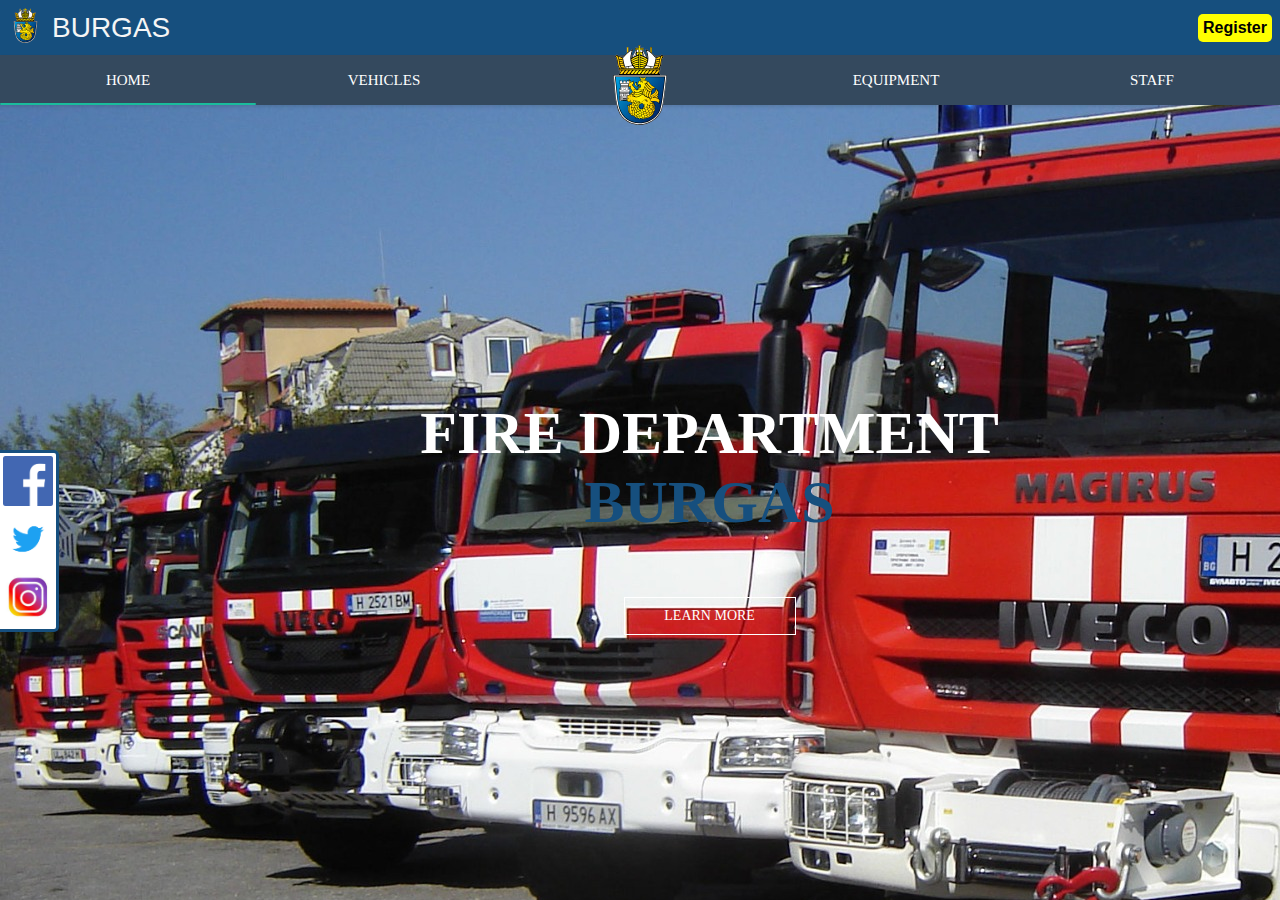
<file: Project Fire department/index.html>
<!DOCTYPE html>
<html lang="en">

<head>
    <meta charset="UTF-8">
    <title>Burgas Fire Department</title>
    <link rel="shortcut icon" type="image/png" href="images/logo.png">
    <link rel="stylesheet" type="text/css" href="CSS/homeStyle.css">
    <link rel="stylesheet" type="text/css" href="CSS/style.css">
</head>

<body>

    <header class="firstDiv">

        <table class="Header-table">

            <tr>
                <td><img src="images/logoBurgas.svg" class="imageLogo"></td>

                <td>
                    <p class="Burgas">Burgas</p>
                </td>

                <td class="left-header-button-allign">

                    <a href="register.html"><button class="left-header-button">Register</button></a>

                </td>

            </tr>

        </table>

    </header>


    <table class="social-media">

        <tr>
            <td>
                <a href="https://www.facebook.com/"><img src="images/facebook.png" class="social-media-button"></a>
            </td>
        </tr>

        <tr>
            <td>
                <a href="https://twitter.com/"><img src="images/twitter.png" class="social-media-button"></a>
            </td>
        </tr>

        <tr>
            <td>
                <a href="https://www.instagram.com/"><img src="images/instagram.jfif" class="social-media-button"></a>
            </td>
        </tr>

    </table>

    <nav>
        <a href="index.html" class="navBar">Home</a>
        <a href="vehicles.html" class="navBar">Vehicles</a>
        <img src="images/logoBurgas.svg" class="imageLogo1">
        <a href="Equipment.html" class="navBar">Equipment</a>
        <a href="Employees.html" class="navBar">Staff</a>
        <div class="animation start-home"></div>
    </nav>

    <div class="welcome-text">
        <h1>
            Fire Department <span> Burgas</span></h1>
        <a href="vehicles.html">Learn more</a>
    </div>
    </header>
</body>

</html>
</file>
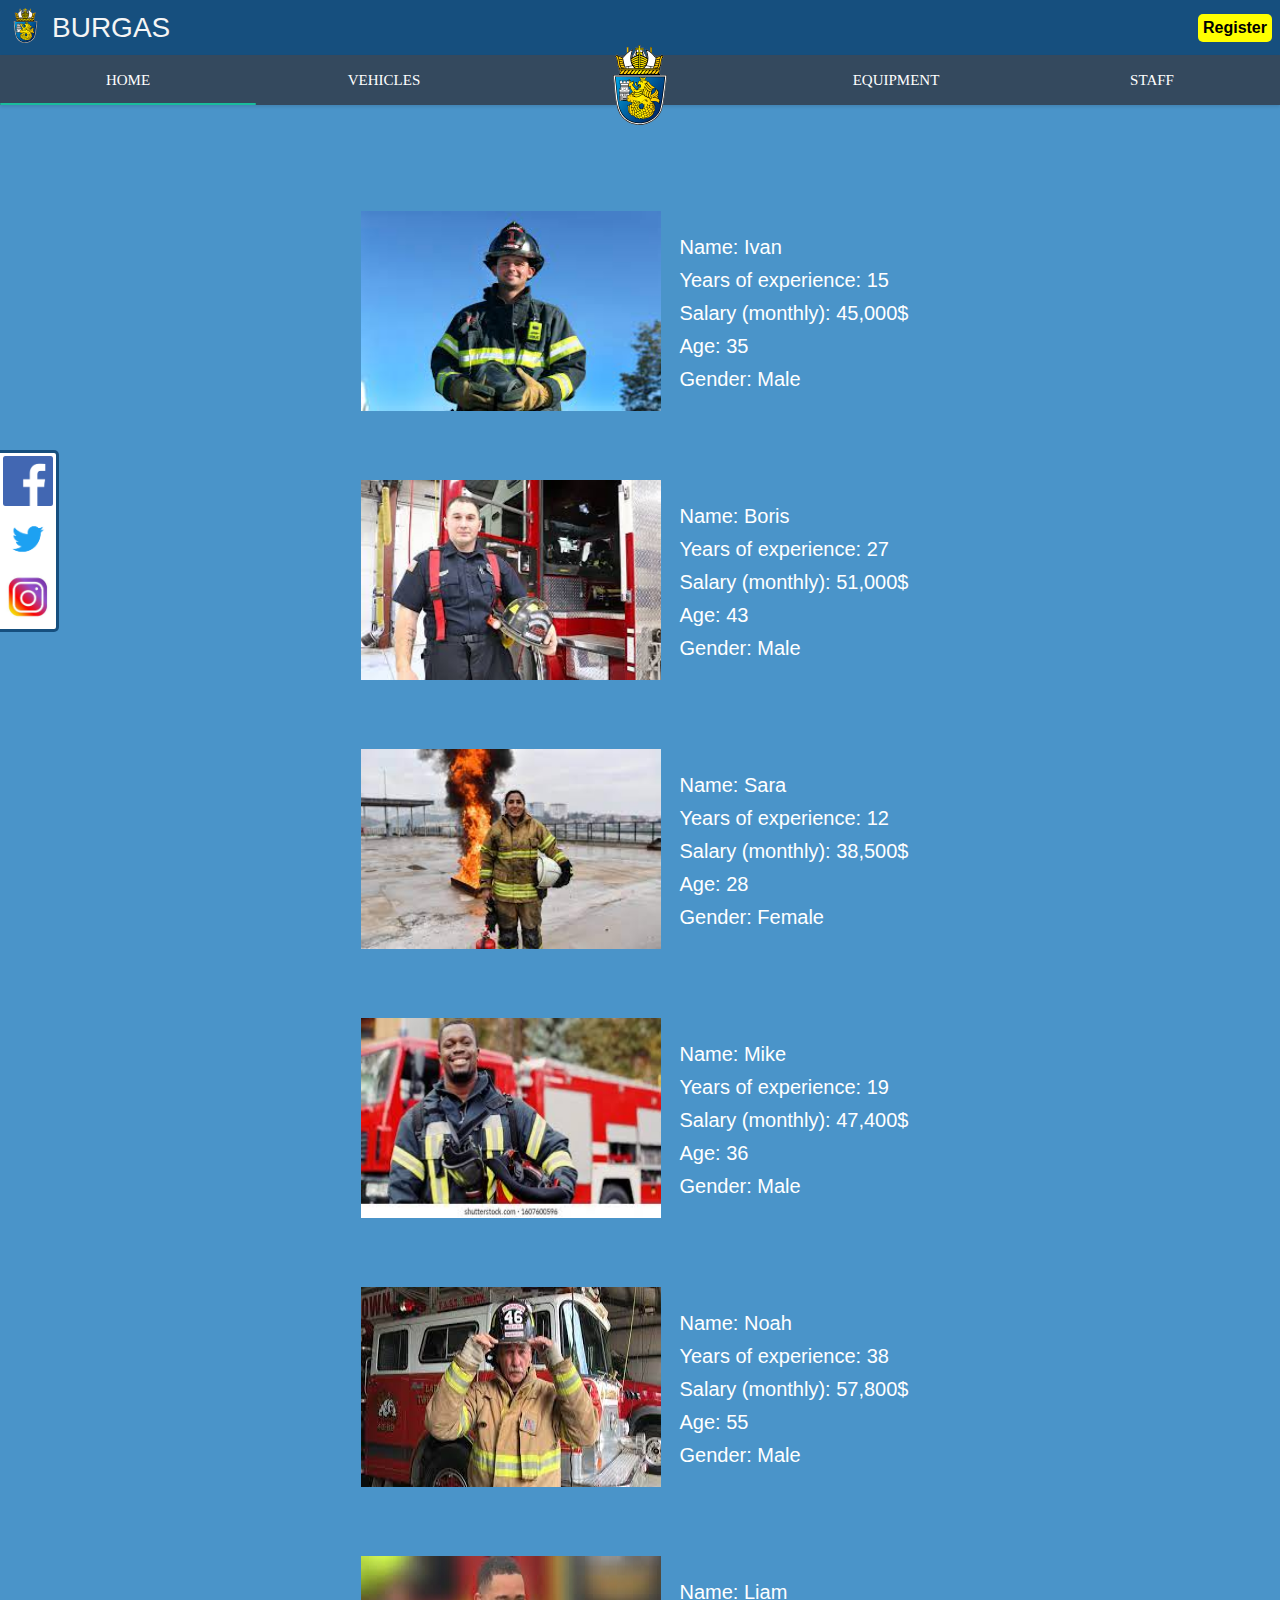
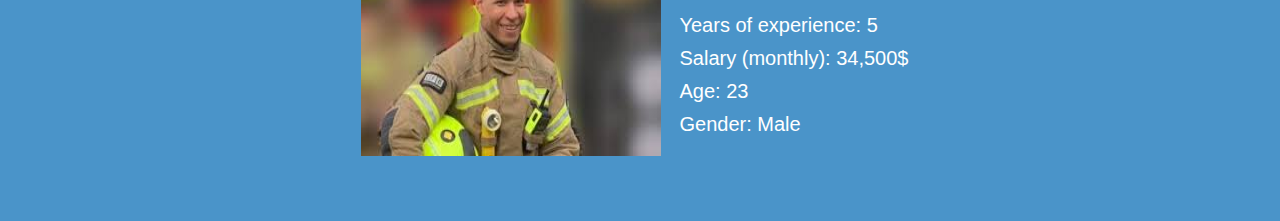
<file: Project Fire department/Employees.html>
<!DOCTYPE html>
<html lang="en">

<head>
    <meta charset="UTF-8">
    <title>Burgas Fire Department</title>
    <link rel="shortcut icon" type="image/png" href="images/logo.png">
    <link rel="stylesheet" type="text/css" href="CSS/style.css">
    <link rel="stylesheet" type="text/css" href="CSS/Employees-style.css">
</head>

<body>

    <header class="firstDiv">

        <table class="Header-table">

            <tr>
                <td><img src="images/logoBurgas.svg" class="imageLogo"></td>

                <td>
                    <p class="Burgas">Burgas</p>
                </td>

                <td class="left-header-button-allign">

                    <a href="register.html"><button class="left-header-button">Register</button></a>

                </td>

            </tr>

        </table>

    </header>


    <table class="social-media">

        <tr>
            <td>
                <a href="https://www.facebook.com/"><img src="images/facebook.png" class="social-media-button"></a>
            </td>
        </tr>

        <tr>
            <td>
                <a href="https://twitter.com/"><img src="images/twitter.png" class="social-media-button"></a>
            </td>
        </tr>

        <tr>
            <td>
                <a href="https://www.instagram.com/"><img src="images/instagram.jfif" class="social-media-button"></a>
            </td>
        </tr>

    </table>


    <nav>
        <a href="index.html" class="navBar">Home</a>
        <a href="vehicles.html" class="navBar">Vehicles</a>
        <img src="images/logoBurgas.svg" class="imageLogo1">
        <a href="Equipment.html" class="navBar">Equipment</a>
        <a href="Employees.html" class="navBar">Staff</a>
        <div class="animation start-home"></div>
    </nav>

    <div class="diV">
        <table class="structure-table">

            <tr>

                <td class="separate">
                    <table class="bottom">
                        <tr>
                            <td>
                                <img src="images/Firefighters/fighter1.jfif" class="firefighter"></img>
                            </td>

                            <td>

                            </td>

                            <td>
                                <p>Name: Ivan</p>
                                <p>Years of experience: 15</p>
                                <p>Salary (monthly): 45,000$</p>
                                <p>Age: 35</p>
                                <p>Gender: Male</p>
                            </td>
                        </tr>
                    </table>
                </td>

            </tr>

            <tr>

                <td class="separate">
                    <table class="bottom">
                        <tr>
                            <td>
                                <img src="images/Firefighters/fighter2.jfif" class="firefighter"></img>
                            </td>

                            <td>

                            </td>

                            <td>
                                <p>Name: Boris</p>
                                <p>Years of experience: 27</p>
                                <p>Salary (monthly): 51,000$</p>
                                <p>Age: 43</p>
                                <p>Gender: Male</p>
                            </td>
                        </tr>
                    </table>
                </td>

            </tr>

            <tr>

                <td class="separate">
                    <table class="bottom">
                        <tr>
                            <td>
                                <img src="images/Firefighters/fighter3.jfif" class="firefighter"></img>
                            </td>

                            <td>

                            </td>

                            <td>
                                <p>Name: Sara</p>
                                <p>Years of experience: 12</p>
                                <p>Salary (monthly): 38,500$</p>
                                <p>Age: 28</p>
                                <p>Gender: Female</p>
                            </td>
                        </tr>
                    </table>
                </td>

            </tr>

            <tr>

                <td class="separate">
                    <table class="bottom">
                        <tr>
                            <td>
                                <img src="images/Firefighters/fighter4.jfif" class="firefighter"></img>
                            </td>

                            <td>

                            </td>

                            <td>
                                <p>Name: Mike</p>
                                <p>Years of experience: 19</p>
                                <p>Salary (monthly): 47,400$</p>
                                <p>Age: 36</p>
                                <p>Gender: Male</p>
                            </td>
                        </tr>
                    </table>
                </td>

            </tr>

            <tr>

                <td class="separate">
                    <table class="bottom">
                        <tr>
                            <td>
                                <img src="images/Firefighters/fighter5.jfif" class="firefighter"></img>
                            </td>

                            <td>

                            </td>

                            <td>
                                <p>Name: Noah</p>
                                <p>Years of experience: 38</p>
                                <p>Salary (monthly): 57,800$</p>
                                <p>Age: 55</p>
                                <p>Gender: Male</p>
                            </td>
                        </tr>
                    </table>
                </td>

            </tr>

            <tr>

                <td class="separate">
                    <table class="bottom">
                        <tr>
                            <td>
                                <img src="images/Firefighters/fighter6.jfif" class="firefighter"></img>
                            </td>

                            <td>

                            </td>

                            <td>
                                <p>Name: Liam</p>
                                <p>Years of experience: 5</p>
                                <p>Salary (monthly): 34,500$</p>
                                <p>Age: 23</p>
                                <p>Gender: Male</p>
                            </td>
                        </tr>
                    </table>
                </td>

            </tr>



        </table>

    </div>

</body>

</html>
</file>
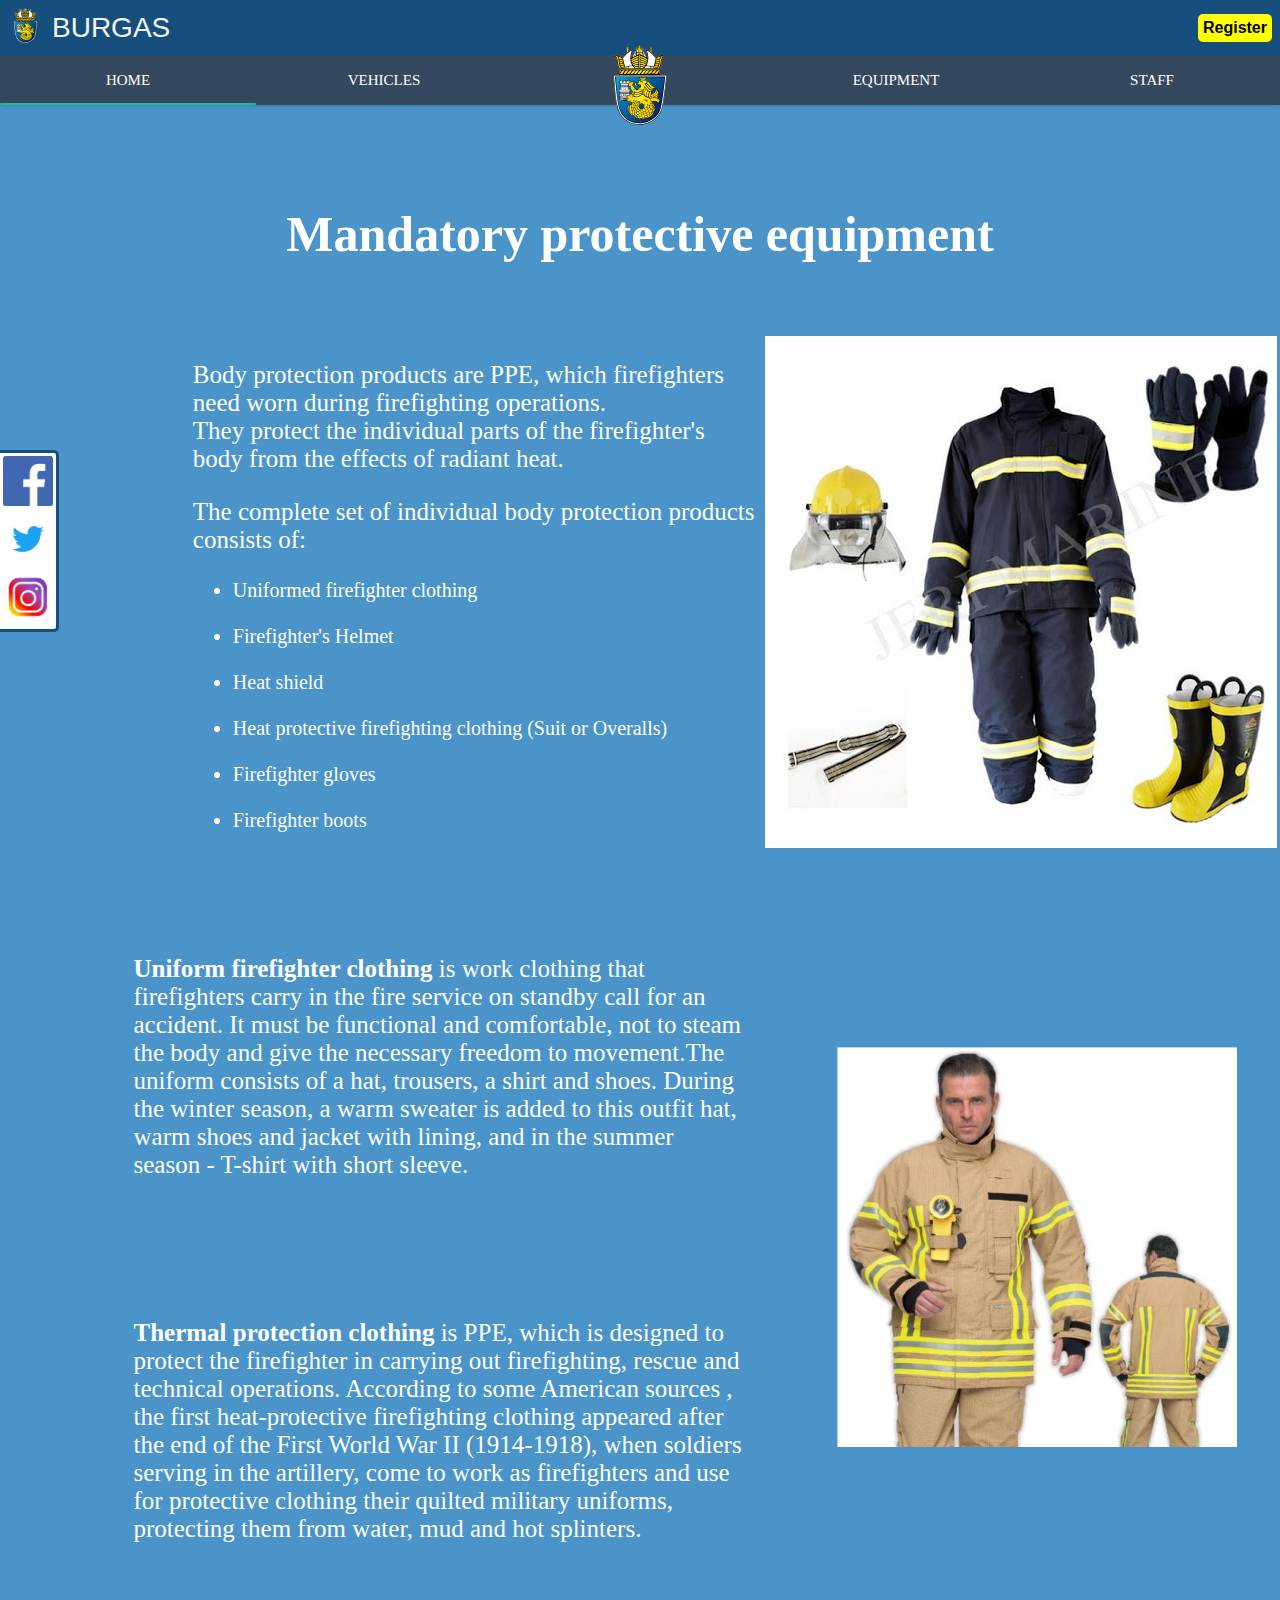
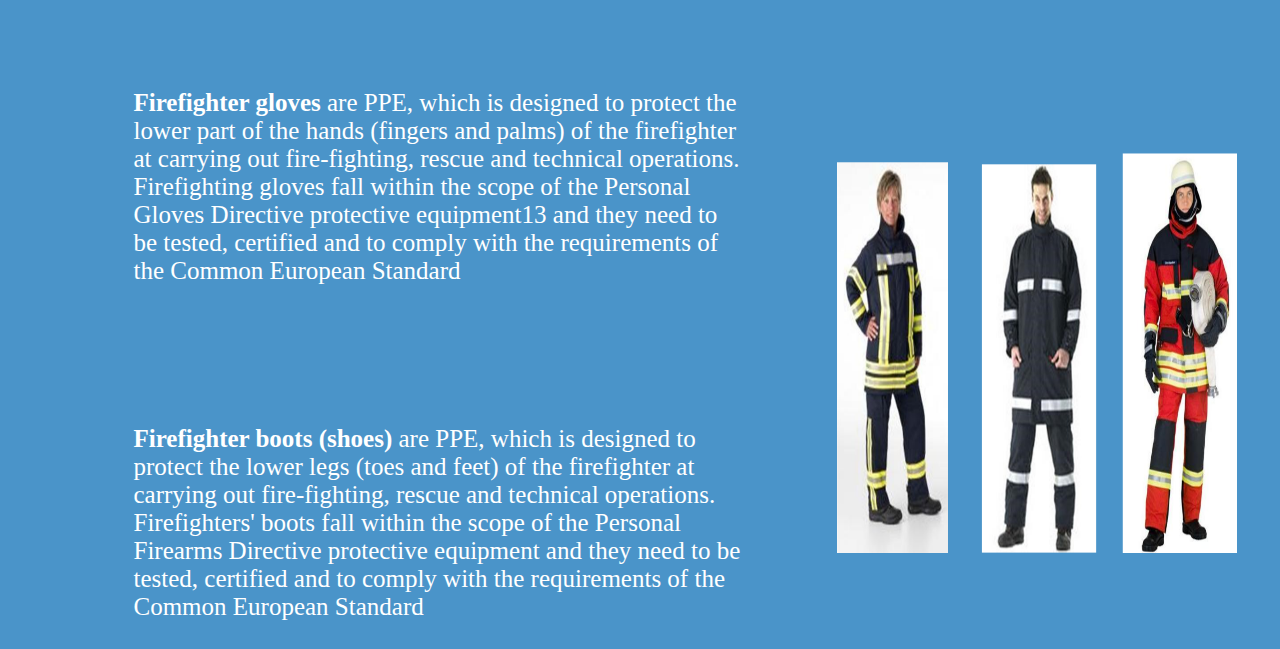
<file: Project Fire department/Equipment.html>
<!DOCTYPE html>
<html lang="en">

<head>
    <meta charset="UTF-8">
    <title>Burgas Fire Department</title>
    <link rel="shortcut icon" type="image/png" href="images/logo.png">
    <link rel="stylesheet" type="text/css" href="CSS/equipment.css">
    <link rel="stylesheet" type="text/css" href="CSS/style.css">
</head>

<body>

    <header class="firstDiv">

        <table class="Header-table">

            <tr>
                <td><img src="images/logoBurgas.svg" class="imageLogo"></td>

                <td>
                    <p class="Burgas">Burgas</p>
                </td>

                <td class="left-header-button-allign">

                    <a href="register.html"><button class="left-header-button">Register</button></a>

                </td>

            </tr>

        </table>

    </header>


    <table class="social-media">

        <tr>
            <td>
                <a href="https://www.facebook.com/"><img src="images/facebook.png" class="social-media-button"></a>
            </td>
        </tr>

        <tr>
            <td>
                <a href="https://twitter.com/"><img src="images/twitter.png" class="social-media-button"></a>
            </td>
        </tr>

        <tr>
            <td>
                <a href="https://www.instagram.com/"><img src="images/instagram.jfif" class="social-media-button"></a>
            </td>
        </tr>

    </table>

    <nav>
        <a href="index.html" class="navBar">Home</a>
        <a href="vehicles.html" class="navBar">Vehicles</a>
        <img src="images/logoBurgas.svg" class="imageLogo1">
        <a href="Equipment.html" class="navBar">Equipment</a>
        <a href="Employees.html" class="navBar">Staff</a>
        <div class="animation start-home"></div>
    </nav>

    <h1 class="headerEquipment">Mandatory protective equipment</h1>
    <br><br>
    <table class="eqTable">
        <td><p class="textInfo">Body protection products are PPE, which firefighters need
            worn during firefighting operations.<br> They protect the individual
            parts of the firefighter's body from the effects of radiant heat.</p>
        <p class="textInfo">The complete set of individual body protection products
            consists of:</p>
        <ul>
            <li>Uniformed firefighter clothing</li>
            <br>
            <li>Firefighter's Helmet</li>
            <br>
            <li>Heat shield</li>
            <br>
            <li>Heat protective firefighting clothing (Suit or Overalls)</li>
            <br>
            <li>Firefighter gloves</li>
            <br>
            <li>Firefighter boots</li>
        </ul></td>
        
    <td>
    <img class="eqImage" src="images/ekip.jpg">
    </td>
    </table>
    <br><br><br><br>
    <table>
        <td>
    <p class="text"><b>Uniform firefighter clothing</b> is work clothing that
        firefighters carry in the fire service on standby
        call for an accident. It must be functional
        and comfortable, not to steam the body and give the necessary freedom to
        movement.The uniform consists of a hat, trousers, a shirt and
        shoes. During the winter season, a warm sweater is added to this outfit
        hat, warm shoes and jacket with lining, and in the summer season - T-shirt with
        short sleeve.</p>
        <br><br><br><br><br>
        <p class="text"><b>Thermal protection clothing</b> is PPE, which is designed to protect
            the firefighter in carrying out firefighting, rescue and
            technical operations. According to some American sources
            , the first heat-protective firefighting clothing appeared after the end of the First
            World War II (1914-1918), when soldiers serving in the artillery,
            come to work as firefighters and use for protective clothing
            their quilted military uniforms, protecting them from water, mud and
            hot splinters.</p>
        </td>
        <td><img class="eqImage2" src="images/ekip2.png"></td>
    </table>
        <br><br><br><br><br>  
        <table>
        <td>
        <p class="text"><b>Firefighter gloves</b> are PPE, which is designed to protect
            the lower part of the hands (fingers and palms) of the firefighter at
            carrying out fire-fighting, rescue and technical operations.
            Firefighting gloves fall within the scope of the Personal Gloves Directive
            protective equipment13 and they need to be tested, certified and
            to comply with the requirements of the Common European Standard</p> 
            <br><br><br><br><br>  
            <p class="text"><b>Firefighter boots (shoes)</b> are PPE, which is designed to
                protect the lower legs (toes and feet) of the firefighter at
                carrying out fire-fighting, rescue and technical operations.
                Firefighters' boots fall within the scope of the Personal Firearms Directive
                protective equipment and they need to be tested, certified and
                to comply with the requirements of the Common European Standard</p>    
            </td>
            <td><img class="eqImage2" src="images/ekip3.png"></td>
            </table>  
           



</body>

</html>
</file>
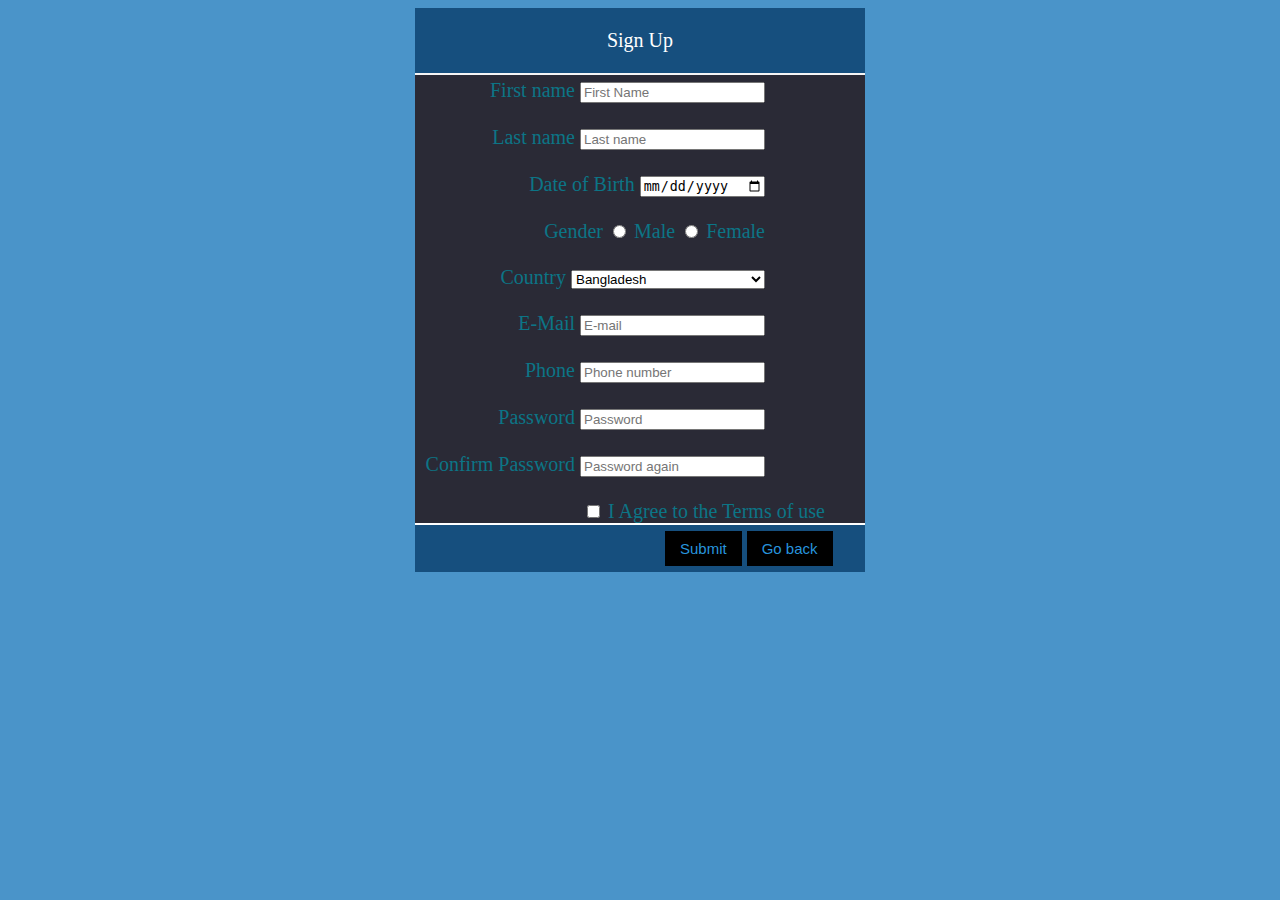
<file: Project Fire department/register.html>
<!DOCTYPE html>
<html>

<head>
    <meta charset="UTF-8">
    <title>Burgas Fire Department</title>
    <link rel="shortcut icon" type="image/png" href="images/logo.png">
    <link rel="stylesheet" type="text/css" href="CSS/RegisterStyle.css">
    <link href="https://fonts.googleapis.com/css2?family=Open+Sans+Condensed:wght@300&display=swap" rel="stylesheet">
</head>

<body>

    <div class="master-div">

        <div class="div-master ">

            <div class="div1">
                <p class="formHeader">Sign Up</p>

            </div>


            <div class="div2">
                <form class="center">

                    <label for="fname">First name</label>
                    <input type="text" id="fname" name="fname" placeholder="First Name"><br><br>

                    <label for="lname">Last name</label>
                    <input type="text" id="lname" name="lname" placeholder="Last name"><br><br>

                    <label for="date">Date of Birth</label>
                    <input type="date" id="date" name="date"><br><br>

                    <label for="radio">Gender</label>
                    <input type="radio" id="male" name="gender" value="male">
                    <label for="male">Male</label>

                    <input type="radio" id="female" name="gender" value="female">
                    <label for="female">Female</label><br><br>

                    <label for="country">Country</label>
                    <select id="country" name="country">
                        <option value="Bangladesh">Bangladesh</option>
                        <option value="Barbados">Barbados</option>
                        <option value="Belarus">Belarus</option>
                        <option value="Belgium">Belgium</option>
                        <option value="Belize">Belize</option>
                        <option value="Benin">Benin</option>
                        <option value="Bermuda">Bermuda</option>
                        <option value="Bhutan">Bhutan</option>
                        <option value="Bolivia">Bolivia</option>
                        <option value="Bosnia and Herzegovina">Bosnia and Herzegovina</option>
                        <option value="Botswana">Botswana</option>
                        <option value="Bouvet Island">Bouvet Island</option>
                        <option value="Brazil">Brazil</option>
                        <option value="British Indian Ocean Territory">British Indian Ocean Territory</option>
                        <option value="Brunei Darussalam">Brunei Darussalam</option>
                        <option value="Bulgaria">Bulgaria</option>
                    </select><br><br>

                    <label for="email">E-Mail</label>
                    <input type="email" placeholder="E-mail"><br><br>

                    <label for="phone">Phone</label>
                    <input type="phone" placeholder="Phone number"><br><br>

                    <label for="password">Password</label>
                    <input type="password" placeholder="Password"><br><br>

                    <label for="password">Confirm Password</label>
                    <input type="password" placeholder="Password again"><br><br>
                </form>

                <form class="left">
                    <input type="checkbox">
                    <label for="vehicle1"> I Agree to the Terms of use </label>
                </form>

            </div>

            <div class="div1">

                <a href="register.html"><button onClick="window.location.reload()" ; class="button1">Submit</button></a>
                <a href="index.html"><button class="button2">Go back</button></a>

            </div>

        </div>
    </div>


</body>

</html>
</file>
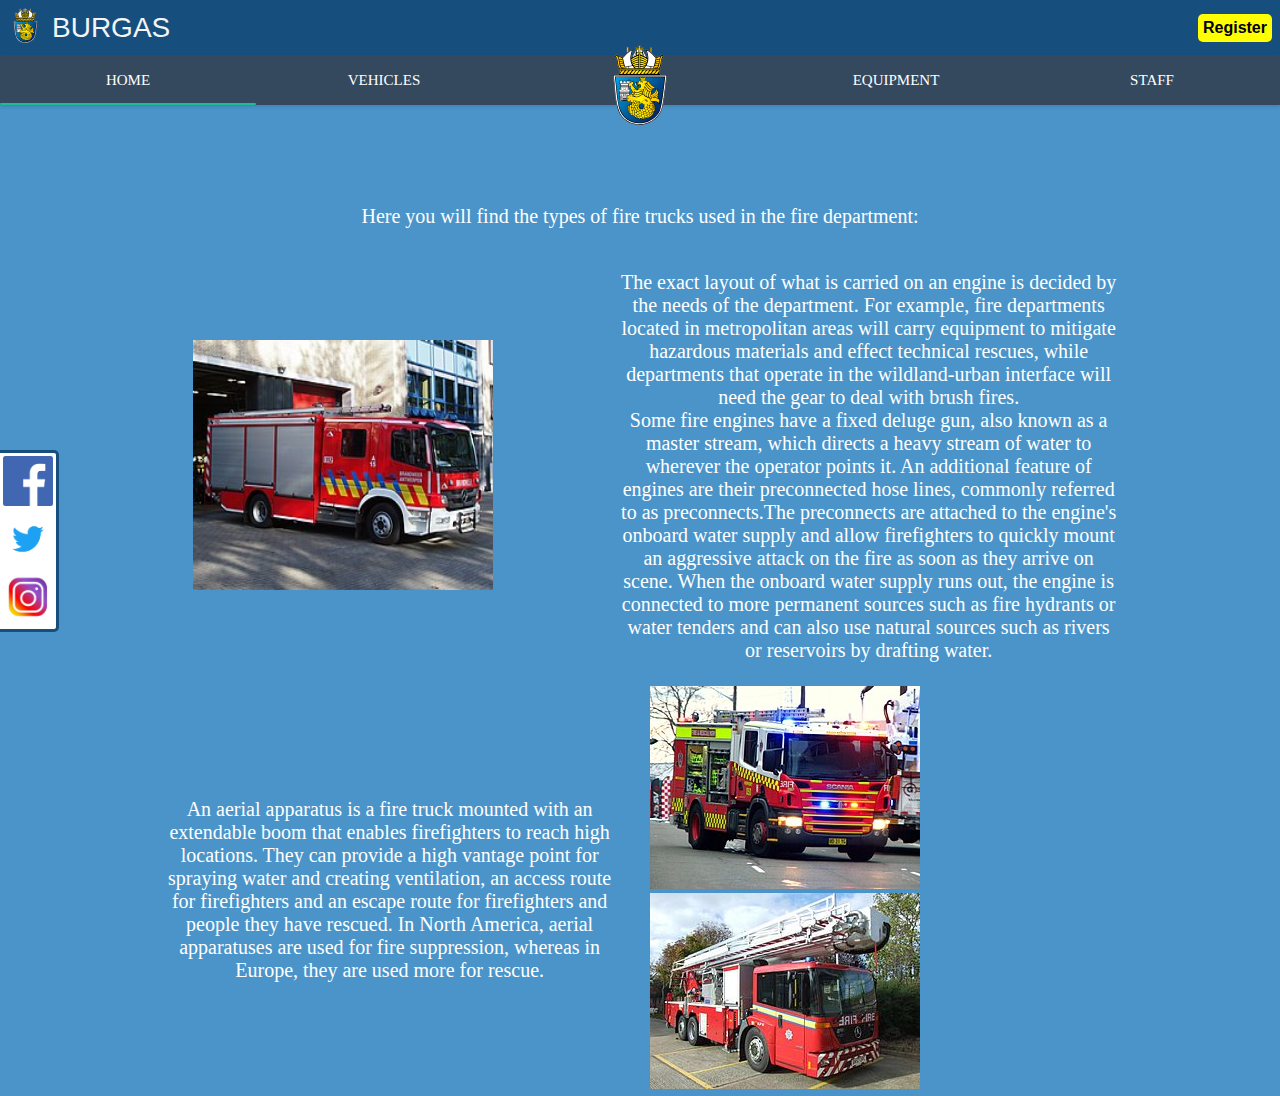
<file: Project Fire department/vehicles.html>
<!DOCTYPE html>
<html lang="en">

<head>
    <meta charset="UTF-8">
    <title>Burgas Fire Department</title>
    <link rel="shortcut icon" type="image/png" href="images/logo.png">
    <link rel="stylesheet" type="text/css" href="CSS/style.css">
    <link rel="stylesheet" type="text/css" href="CSS/vehiclesStyle.css">
</head>

<body>

    <header class="firstDiv">

        <table class="Header-table">

            <tr>
                <td><img src="images/logoBurgas.svg" class="imageLogo"></td>

                <td>
                    <p class="Burgas">Burgas</p>
                </td>

                <td class="left-header-button-allign">

                    <a href="register.html"><button class="left-header-button">Register</button></a>

                </td>

            </tr>

        </table>

    </header>


    <table class="social-media">

        <tr>
            <td>
                <a href="https://www.facebook.com/"><img src="images/facebook.png" class="social-media-button"></a>
            </td>
        </tr>

        <tr>
            <td>
                <a href="https://twitter.com/"><img src="images/twitter.png" class="social-media-button"></a>
            </td>
        </tr>

        <tr>
            <td>
                <a href="https://www.instagram.com/"><img src="images/instagram.jfif" class="social-media-button"></a>
            </td>
        </tr>

    </table>

    <nav>
        <a href="index.html" class="navBar">Home</a>
        <a href="vehicles.html" class="navBar">Vehicles</a>
        <img src="images/logoBurgas.svg" class="imageLogo1">
        <a href="Equipment.html" class="navBar">Equipment</a>
        <a href="Employees.html" class="navBar">Staff</a>
        <div class="animation start-home"></div>
    </nav>
    <p>Here you will find the types of fire trucks used in the fire department:</p>
<div>
    <table id="vehiclesTable">
     <tr>   
    <td>
     <img class="vehiclesImages" id = "conventionalFireEngineImage" src = "images\Conventional fire engine.jpg">
    </td>
    <td >
        <p>The exact layout of what is carried on an engine is decided by the needs of the department. For example, fire departments located in metropolitan areas will carry equipment to mitigate hazardous materials and effect technical rescues, while departments that operate in the wildland-urban interface will need the gear to deal with brush fires.<br>

            Some fire engines have a fixed deluge gun, also known as a master stream, which directs a heavy stream of water to wherever the operator points it. An additional feature of engines are their preconnected hose lines, commonly referred to as preconnects.The preconnects are attached to the engine's onboard water supply and allow firefighters to quickly mount an aggressive attack on the fire as soon as they arrive on scene. When the onboard water supply runs out, the engine is connected to more permanent sources such as fire hydrants or water tenders and can also use natural sources such as rivers or reservoirs by drafting water.</p>
    </td>
    </tr>
    <tr>
    <td>
        <p>An aerial apparatus is a fire truck mounted with an extendable boom that enables firefighters to reach high locations. They can provide a high vantage point for spraying water and creating ventilation, an access route for firefighters and an escape route for firefighters and people they have rescued. In North America, aerial apparatuses are used for fire suppression, whereas in Europe, they are used more for rescue.</p>
    </td>
    <td>
        <img class="vehiclesImages" src="images\A fire engine.jpg">
        <img class="vehiclesImages" src = "images\Aerial apparatus.jpg">
    </td>
    </tr> 
    </table>
</div>
</body>

</html>
</file>
<file: Project Fire department/CSS/homeStyle.css>
body{
    margin: 0;
    background-image: url(../images/background.jpg);
    background-repeat: no-repeat, repeat;
    background-color: #cccccc;
}


.welcome-text {
	position: absolute;
	width: 600px;
	height: 100px;
	margin: 12% 32%;
	text-align: center;
}
.welcome-text h1 {
	text-align: center;
	color: white;
	text-transform: uppercase;
	font-size: 60px;
}
.welcome-text h1 span {
	color: rgb(22,79, 126);
}
.welcome-text a {
	border: 1px solid #fff;
	padding: 10px 25px;
	text-decoration: none;
	text-transform: uppercase;
	font-size: 14px;
	margin-top: 20px;
	display: inline-block;
	color: #fff;
}
.welcome-text a:hover {
	background: #fff;
	color: #333;
}

@media (max-width:600px) {
	.wrapper {
		width: 100%;
    }
	.welcome-text {
		width: 100%;
		height: auto;
		margin: 30% 0;
	}
	.welcome-text h1 {
		font-size: 30px;
	}
}
</file>
<file: Project Fire department/CSS/style.css>
body{
    background-color: #4A94C9;
    margin: 0;
}

.firstDiv{
    background-color: rgb(22, 79, 126);
    height: fit-content;
   
}

.imageLogo{
    width: 35px;
    height: 35px;
    margin: 5px;
}

.combine{
    display: flex;
    align-items: center;
    margin-left: 15px;
}

.Burgas{
    margin: 0;
    color: whitesmoke;
    font-size: 28px;
    text-transform: uppercase;
    font-family: 'Open Sans Condensed', sans-serif;
    transition: 400ms;
}
.Burgas:hover{
    color: rgb(243, 239, 16);
}

.left-header-button-allign{
    text-align: right;
    width: 97%;
   
}

.left-header-button{
    font-size: 16px;
    font-weight: bold;
    background-color: yellow;
    border: none;
    margin-right: 5px;
    padding: 5px;
    border-radius: 5px;
    
}

.left-header-button:hover{
    transition: .6s;
    border: 1px solid white;
    background-color: #285a77;
    color: antiquewhite;

}

.social-media{
    background-color: white;
    display: block;
    position: fixed;
    top: 50%;
    overflow: hidden;
    border-radius: 0px 5px 5px 0px;
    border-top: solid rgb(22, 79, 126);
    border-right: solid rgb(22, 79, 126);
    border-bottom: solid rgb(22, 79, 126);
}

.social-media-button{
    width: 50px;
    height: 50px;
}
@media screen and (max-width: 599px) {
nav a {
    position:relative;
    height: 20%;
    background:#34495e;
    box-shadow: 0 2px 3px 0 rgba(0,0,0,0.1);
    display: block;
    width: 100%;
    text-align:center;
    z-index: 1;
    text-transform: uppercase;
    font-size:15px;
    color:white;
    text-decoration: none;
  }
.navBar:hover
{
    font-size:15px;
    text-transform: uppercase;
    background-color:#1abc9c;
    text-decoration: none;
    z-index: 1;
    display: block;
    text-align: center;
}
.imageLogo1{
    left:40%;
    top:2.5px;
}
}

@media screen and (min-width: 600px)
{
    nav
    {
        position:relative;
        width:100%;
        height: 50px;
        background:#34495e;
        font-size:0;
        box-shadow: 0 2px 3px 0 rgba(0,0,0,0.1);
        margin-bottom: 100px;
    }
    
    nav a
    {
        font-size:15px;
        text-transform: uppercase;
        color:white;
        text-decoration: none;
        position: relative;
        z-index: 1;
        display: inline-block;
        text-align: center;
        bottom:50px;
    }
    nav .animation
    {
        position: absolute;
        height: 5%;
        bottom:0;
        z-index:0;
        background: #1abc9c;
        border-radius: 8px;
        transition: all .5s ease 0s;
    }



    a:nth-child(1)
{
    width:20%;
}
nav .start-home,a:nth-child(1):hover~.animation
{
    width: 20%;
    left:0;
}

a:nth-child(2)
{
    width:20%;
}
nav .start-about,a:nth-child(2):hover~.animation
{
    width: 20%;
    left:20%;
}

a:nth-child(4)
{
    width:20%;
}
nav .start-about,a:nth-child(4):hover~.animation
{
    width: 20%;
    left:60%;
}

a:nth-child(5)
{
    width:20%;
}
nav .start-about,a:nth-child(5):hover~.animation
{
    width: 20%;
    left:80%;
}
}

.imageLogo1{
    position:relative;
    bottom: 10px;
    width: 20%;
    height: 80px;
    
}
</file>
<file: Project Fire department/CSS/Employees-style.css>
.structure-table{
    
    max-height: fit-content;
}



.diV{
    display: flex;
    justify-content: center;
    align-items: center;
}

.firefighter{
    width: 300px;
    height: 200px;
    
}
p{
    font-size: 20px;
    font-family: 'Segoe UI', Tahoma, Geneva, Verdana, sans-serif;
    margin: 10px;
    color:white;
}

.separate{
   
    margin-bottom: 20px;
   
}

.bottom{
    margin-bottom: 55px;
}
</file>
<file: Project Fire department/CSS/equipment.css>
.headerEquipment
{
    text-align: center;
    color: white;
    font-size: 50px;
}
ul{
    margin-left: 15%;
    font-size: 20px;
    color: white;
}

.textInfo
{
    font-size: 25px;
    color: white;
    margin-left: 15%;
}
.eqTable
{
    margin-left: 7%;
}
.text{
    font-size: 25px;
    color: white;
    margin-left: 15%;
    max-width: 70%;
}
.eqImage2{
    width: 400px;
    height: 400px;
    margin-left: -10%;
}
</file>
<file: Project Fire department/CSS/RegisterStyle.css>
body {
    font-size: 20px;
    background-color: #4A94C9;
  }
  
  .master-div{
    display: flex;
    justify-content: center;
    align-items: center;
    width: 100%;
  }
  .div-master {
    width: fit-content;
  }
  
  .div1 {
    color: rgb(39, 148, 221);
    background-color: rgb(22, 79, 126);
    font-family: "Times New Roman", Times, serif;
    width: 450px;
    height: fit-content;
    padding-top: 1px;
    padding-bottom: 1px;
   
  }

  .formHeader{
    position: relative;
    color: white;
    text-align: center;
  }
  
  .div2 {
    text-align: right;
    color: #0C7586;
    background-color: #2a2a36;
    font-family: "Times New Roman", Times, serif;
    width: 450px;
    padding-top: 4px;
    border-top: 2px solid whitesmoke;
    border-bottom: 2px solid white;
  }
  
  .left {
    margin-right: 40px;
  }
  
  .center {
    margin-right: 100px;
  }
  
  .button1 {
    display: inline-block;
    font-size: 15px;
    margin-left: 250px;
    margin-top: 5px;
    margin-bottom: 5px;
    background-color: black;
    color: rgb(39, 148, 221);
    border: none;
    padding-top: 9px;
    padding-bottom: 9px;
    padding-right: 15px;
    padding-left: 15px;
  }
  .button2 {
    font-size: 15px;
    margin-top: 5px;
    margin-bottom: 5px;
    background-color: black;
    color: rgb(39, 148, 221);
    border: none;
    padding-top: 9px;
    padding-bottom: 9px;
    padding-right: 15px;
    padding-left: 15px;
  }
  
  .button1:hover {
    background-color: rgb(49, 47, 47);
  }
  .button2:hover {
    background-color: rgb(49, 47, 47);
  }

  hr{
      background-color: rgb(243, 239, 16);
      height: 1px;
      border-width: 0px;
     
  }
</file>
<file: Project Fire department/CSS/vehiclesStyle.css>
#vehiclesTable{
    width:75%;
    
}
div{
    display: flex;
    justify-content: center;
    align-items: center;
}
p{
    text-align: center;
    font-size:20px;
    color:white;
}
#conventionalFireEngineImage{
    width:300px;
    height:250px;
}
.vehiclesImages{
    margin-left:30px;
}
</file>
